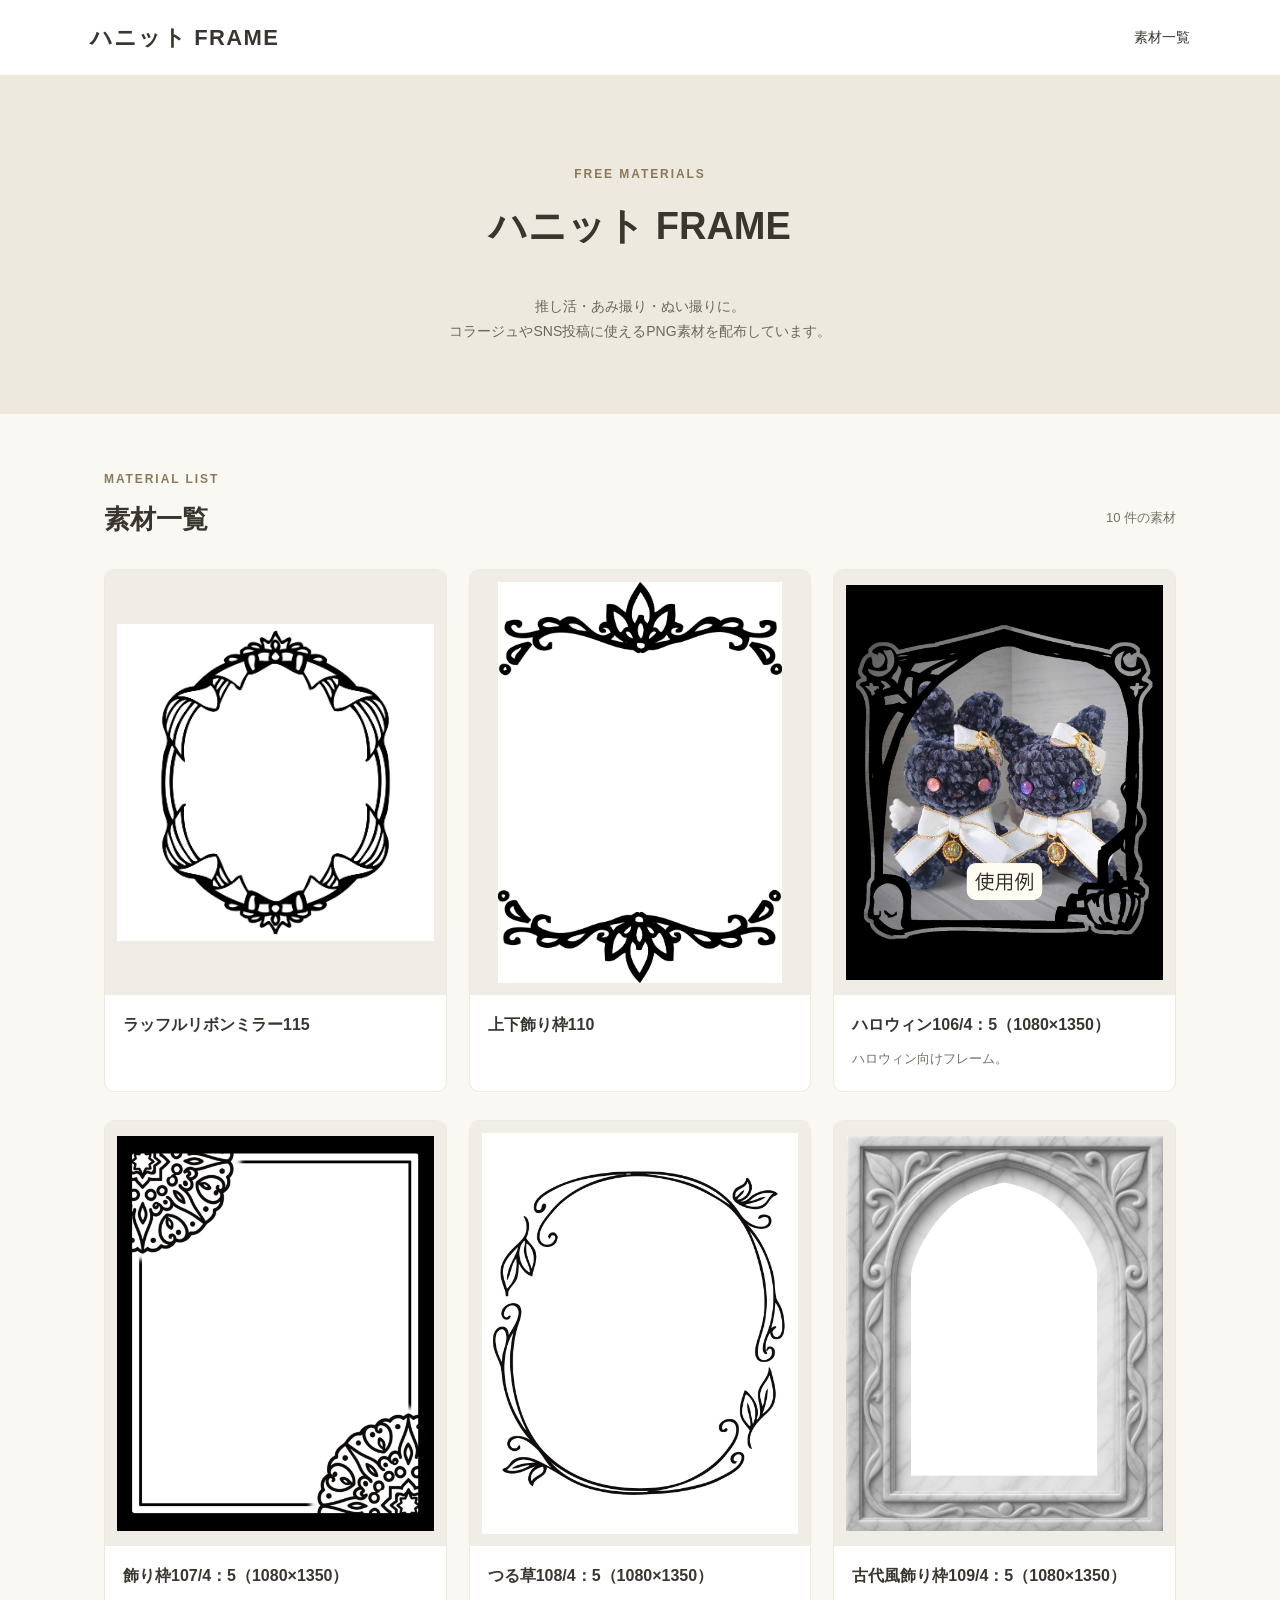
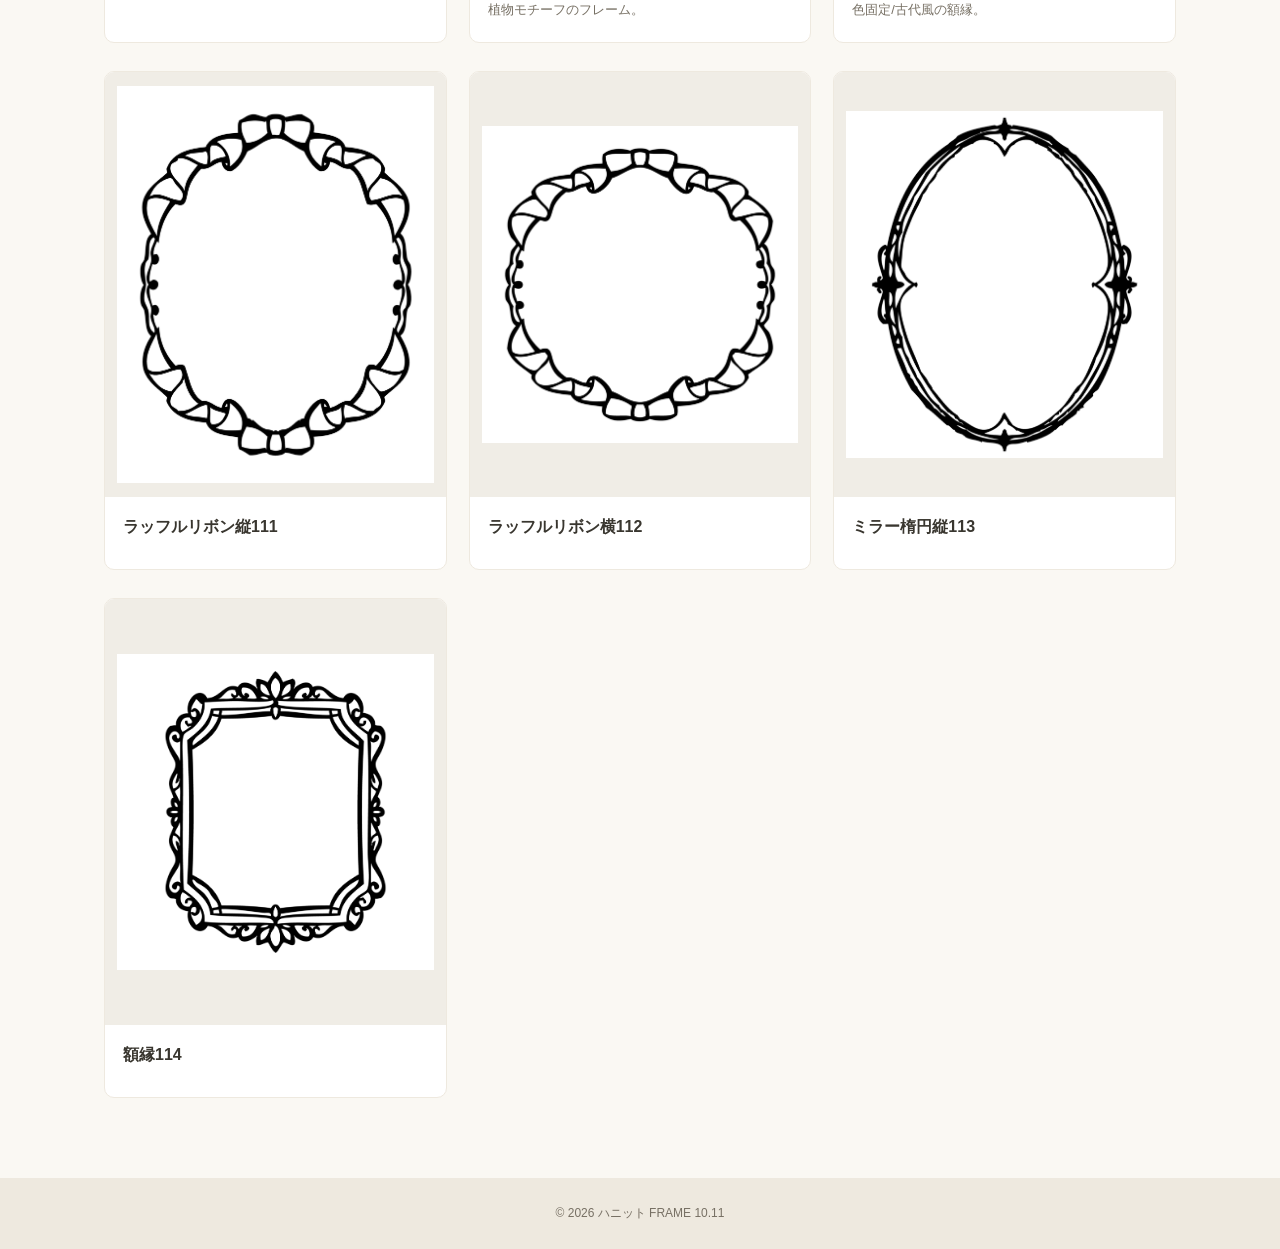
<file: index.html>
<!DOCTYPE html>
<html lang="ja">
<head>
    <meta charset="UTF-8">
    <meta name="viewport" content="width=device-width, initial-scale=1.0">

    <title>ハニット FRAME｜素材サイト</title>
    <meta name="description"
          content="推し活・あみ撮り・ぬい撮り用素材を配布しています。">

    <link rel="stylesheet" href="style.css">
    <script src="script.js" defer></script>
</head>

<body>

    <header class="site-header">
        <a href="index.html" class="logo">ハニット FRAME</a>

        <nav>
            <a href="index.html">素材一覧</a>
        </nav>
    </header>

    <main>
        <section class="hero">
            <p class="hero-label">FREE MATERIALS</p>

            <h1>ハニット FRAME</h1>

            <p>
                <br>
                推し活・あみ撮り・ぬい撮りに。
                </br>
                コラージュやSNS投稿に使えるPNG素材を配布しています。
            </p>
        </section>

        <section class="material-section">

            <div class="section-heading">
                <div>
                    <p class="section-label">MATERIAL LIST</p>
                    <h2>素材一覧</h2>
                </div>

                <p id="material-count" class="material-count"></p>
            </div>

            <p id="material-message" class="message" role="status">
                素材を読み込んでいます...
            </p>

            <div id="material-list" class="material-list"></div>

        </section>
    </main>

    <footer class="site-footer">
        <p>&copy; 2026 ハニット FRAME 10.11</p>
    </footer>

</body>
</html>
</file>
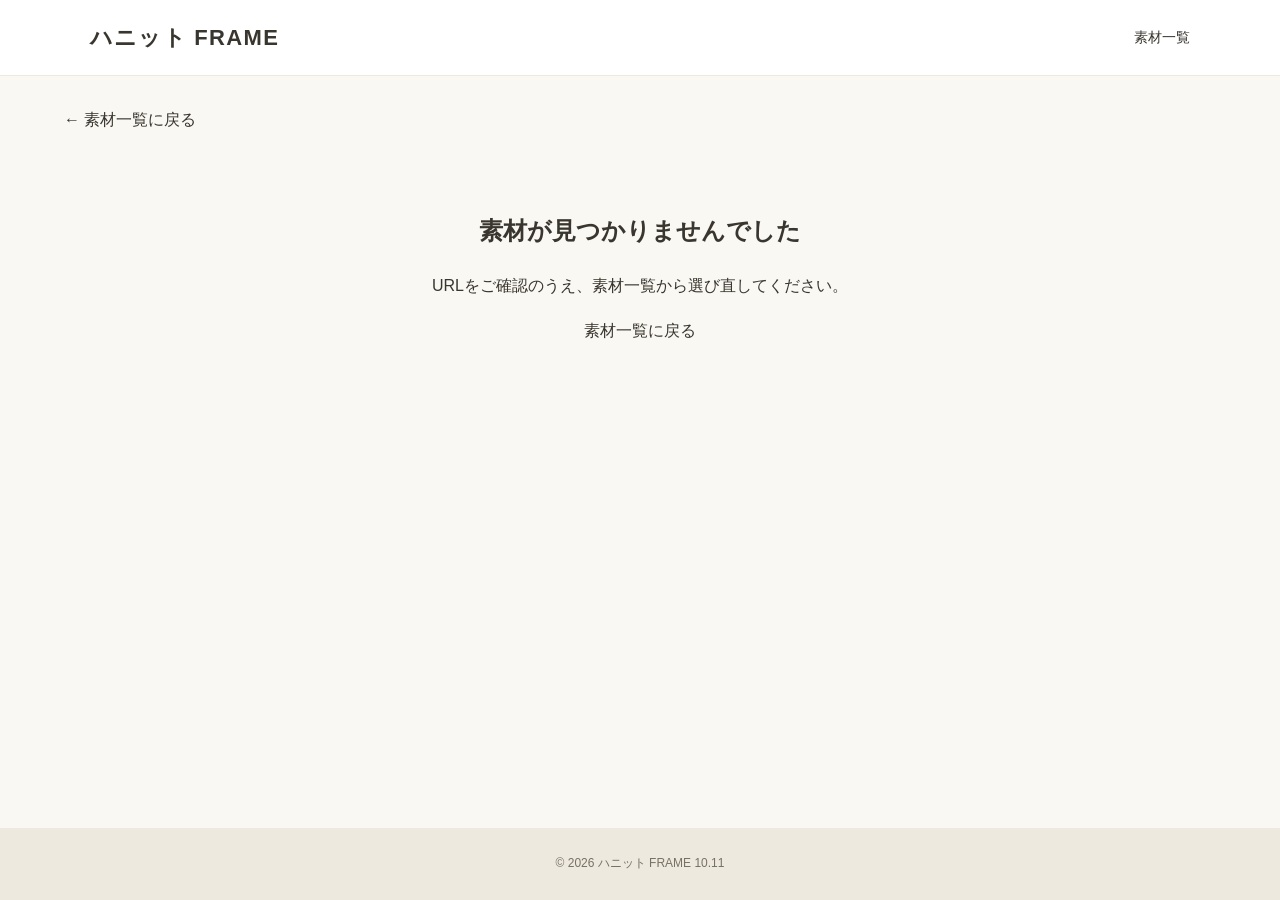
<file: detail.html>
<!DOCTYPE html>
<html lang="ja">
<head>
    <meta charset="UTF-8">
    <meta name="viewport" content="width=device-width, initial-scale=1.0">

    <title>ハニット FRAME｜素材サイト</title>

    <link rel="stylesheet" href="style.css">
    <script src="script.js" defer></script>
</head>

<body>

    <header class="site-header">
        <a href="index.html" class="logo">ハニット FRAME</a>

        <nav>
            <a href="index.html">素材一覧</a>
        </nav>
    </header>

    <main class="detail-section">

        <a href="index.html" class="back-link">
            ← 素材一覧に戻る
        </a>

        <p id="detail-message" class="message" role="status">
            素材を読み込んでいます...
        </p>


        <!-- 元画像と素材情報を横並びにする部分 -->
        <div id="detail-content" class="detail-content" hidden>

            <div class="detail-layout">



                <!-- 元画像 -->



                <div class="detail-image-wrap">

                    <div class="preview-viewer">
                        <img id="detail-image" class="detail-image" alt="素材プレビュー1">

                        <div class="preview-controls">
                            <button id="preview-prev" type="button" aria-label="前の画像">‹</button>
                            <span id="preview-counter">1 / 2</span>
                            <button id="preview-next" type="button" aria-label="次の画像">›</button>
                        </div>
                    </div>

                </div>


                <!-- 素材情報 -->
                <div class="detail-info">

                    <p class="section-label">MATERIAL DETAIL</p>

                    <h1 id="detail-name"></h1>

                    <p id="detail-description"
                       class="detail-description"></p>

                    <button id="download-button"
                            class="download-button"
                            type="button">
                        PNGをダウンロード
                    </button>

                    <p class="file-note">
                        PNG形式の画像ファイルをダウンロードできます。
                    </p>

                </div>

            </div>

            <!-- 色変更エリア：横並びレイアウトの外に置く -->
            <section class="color-editor" id="color-editor">

                <h2>素材の色を変更</h2>

                <label for="lineColor">線の色：</label>
                <input type="color" id="lineColor" value="#87ceeb">

                <div class="color-preview">
                    <img id="originalImage" alt="元の素材">
                    <canvas id="colorCanvas"></canvas>
                </div>

                <button id="downloadColorImage" type="button">
                    色を変更したPNGをダウンロード
                </button>

            </section>

        </div>

        <!-- 素材が見つからない場合 -->
        <div id="not-found" class="not-found" hidden>

            <h2>素材が見つかりませんでした</h2>

            <p>
                URLをご確認のうえ、素材一覧から選び直してください。
            </p>

            <a href="index.html" class="back-link">
                素材一覧に戻る
            </a>

        </div>


    </main>

    <footer class="site-footer">
        <p>&copy; 2026 ハニット FRAME 10.11</p>
    </footer>
    <script src="color-editor.js"></script>
</body>
</html>
</file>
<file: style.css>
/* =========================
   基本設定
========================= */

* {
    box-sizing: border-box;
}

html {
    min-height: 100%;
}

body {
    min-height: 100vh;
    margin: 0;
    display: flex;
    flex-direction: column;
    color: #39362f;
    background: #faf8f3;
    font-family: "Yu Gothic", Meiryo, sans-serif;
    line-height: 1.8;
}

a {
    color: inherit;
    text-decoration: none;
}

img {
    display: block;
    max-width: 100%;
}

[hidden] {
    display: none !important;
}

/* =========================
   ヘッダー
========================= */

.site-header {
    min-height: 76px;
    padding: 16px 7%;
    display: flex;
    align-items: center;
    justify-content: space-between;
    background: #fff;
    border-bottom: 1px solid #eee9df;
}

.logo {
    font-size: 22px;
    font-weight: bold;
    letter-spacing: 0.06em;
}

.site-header nav a {
    font-size: 14px;
}

/* =========================
   トップページの紹介
========================= */

.hero {
    padding: 76px 20px 70px;
    text-align: center;
    background: #eee9df;
}

.hero-label,
.section-label {
    color: #8b7959;
    font-size: 12px;
    font-weight: bold;
    letter-spacing: 0.16em;
}

.hero h1 {
    margin: 12px 0;
    font-size: clamp(25px, 4vw, 38px);
    line-height: 1.5;
}

.hero p:last-child {
    margin-bottom: 0;
    color: #6c675e;
    font-size: 14px;
}

/* =========================
   素材一覧
========================= */

.material-section {
    max-width: 1120px;
    width: 100%;
    margin: 0 auto;
    padding: 55px 24px 80px;
}

.section-heading {
    display: flex;
    align-items: end;
    justify-content: space-between;
    gap: 16px;
    margin-bottom: 26px;
}

    .section-heading h2 {
        margin: 0;
        font-size: 26px;
    }

.section-label {
    margin: 0 0 5px;
}

.material-count {
    color: #777064;
    font-size: 13px;
}

.message {
    color: #777064;
    font-size: 14px;
}

/* 素材カードの並び */

.material-list {
    display: grid;
    grid-template-columns: repeat(3, minmax(0, 1fr));
    gap: 28px 22px;
}

.material-card {
    min-width: 0;
    overflow: hidden;
    background: #fff;
    border: 1px solid #eee9df;
    border-radius: 10px;
    transition: transform 0.2s, box-shadow 0.2s;
}

    .material-card:hover {
        transform: translateY(-4px);
        box-shadow: 0 8px 24px #39362f12;
    }

    .material-card img {
        width: 100%;
        aspect-ratio: 4 / 5;
        object-fit: contain;
        padding: 12px;
        background-color: #f0ede6;
    }

.card-body {
    padding: 16px 18px 20px;
}

    .card-body h3 {
        margin: 0 0 7px;
        font-size: 16px;
        overflow-wrap: anywhere;
    }

    .card-body p {
        margin: 0;
        color: #777064;
        font-size: 13px;
    }

/* =========================
   詳細ページ全体
========================= */

.detail-section {
    width: 100%;
    max-width: 1200px;
    margin: 0 auto;
    padding: 30px 24px 40px;
}

/* 元画像と素材情報を横並び */

.detail-layout {
    display: grid;
    grid-template-columns: minmax(0, 1fr) minmax(0, 1fr);
    gap: 40px;
    align-items: start;
}

.detail-image-wrap {
    min-width: 0;
    padding: 15px;
    border-radius: 10px;
    background: #f0ede6;
}

.detail-image {
    display: block;
    width: 100%;
    max-height: 700px;
    object-fit: contain;
    margin: 0 auto;
}

.detail-info {
    min-width: 0;
}

    .detail-info h1 {
        margin: 10px 0 18px;
        font-size: 28px;
        line-height: 1.6;
        overflow-wrap: anywhere;
    }

.detail-description {
    margin-bottom: 25px;
    color: #69645b;
    white-space: pre-wrap;
    overflow-wrap: anywhere;
}

/* =========================
   ダウンロードボタン
========================= */

.download-button {
    display: block;
    width: 100%;
    padding: 14px 20px;
    border: none;
    border-radius: 5px;
    color: #fff;
    background: #75674f;
    font: inherit;
    font-weight: bold;
    cursor: pointer;
    transition: background 0.2s;
}

    .download-button:hover {
        background: #574b37;
    }

    .download-button:focus-visible {
        outline: 3px solid #b7a17a;
        outline-offset: 3px;
    }

.file-note {
    margin-top: 12px;
    color: #777064;
    font-size: 12px;
}

.not-found {
    padding: 40px 10px;
    text-align: center;
}

/* =========================
   素材の色変更エリア
   元画像・素材情報の下に配置
========================= */

.color-editor {
    width: 100%;
    max-width: 900px;
    margin: 40px auto 50px;
    padding: 20px;
}

    .color-editor h2 {
        margin-top: 0;
        margin-bottom: 20px;
    }

#originalImage {
    display: none;
}

/* 色変更プレビュー */

#colorCanvas {
    display: block;
    width: 50%;
    height: auto;
    margin: 20px auto;
    background-color: #fff;
    background-image: linear-gradient(45deg, #eee 25%, transparent 25%), linear-gradient(-45deg, #eee 25%, transparent 25%), linear-gradient(45deg, transparent 75%, #eee 75%), linear-gradient(-45deg, transparent 75%, #eee 75%);
    background-size: 20px 20px;
    background-position: 0 0, 0 10px, 10px -10px, -10px 0;
}

/* 色変更後のダウンロードボタン */

#downloadColorImage {
    display: block;
    width: 100%;
    margin-top: 20px;
    padding: 14px 20px;
    border: none;
    border-radius: 5px;
    background: #75674f;
    color: #fff;
    font: inherit;
    font-weight: bold;
    cursor: pointer;
}

    #downloadColorImage:hover {
        background: #574b37;
    }

/* =========================
   フッター
========================= */

.site-footer {
    width: 100%;
    margin-top: auto;
    padding: 25px 20px;
    background: #eee9df;
    color: #777064;
    font-size: 12px;
    text-align: center;
}

    .site-footer p {
        margin: 0;
    }

/* =========================
   スマートフォン対応
========================= */

@media (max-width: 700px) {
    .site-header {
        min-height: 64px;
        padding: 12px 5%;
    }

    .logo {
        font-size: 19px;
    }

    .hero {
        padding: 55px 18px;
    }

    .material-section {
        padding: 38px 16px 55px;
    }

    .material-list {
        grid-template-columns: repeat(2, minmax(0, 1fr));
        gap: 18px 12px;
    }

    .card-body {
        padding: 12px;
    }

        .card-body h3 {
            font-size: 14px;
        }

        .card-body p {
            font-size: 12px;
        }

    .detail-section {
        padding: 24px 16px 30px;
    }

    .detail-layout {
        grid-template-columns: 1fr;
        gap: 24px;
    }

    .detail-info h1 {
        font-size: 24px;
    }

    .color-editor {
        margin: 24px auto 35px;
        padding: 12px 0;
    }
}


/* =========================
   プレビュー画像の切り替え
========================= */

.preview-viewer {
    width: 100%;
}

    .preview-viewer .detail-image {
        display: block;
        width: 100%;
        max-width: 100%;
        max-height: 700px;
        height: auto;
        object-fit: contain;
        margin: 0 auto;
    }

/* 前へ・次へボタン */
.preview-controls {
    display: flex;
    align-items: center;
    justify-content: center;
    gap: 24px;
    margin-top: 16px;
}

    .preview-controls button {
        width: 42px;
        height: 42px;
        border: none;
        border-radius: 50%;
        background: #75674f;
        color: #fff;
        font-size: 28px;
        line-height: 1;
        cursor: pointer;
    }

        .preview-controls button:hover {
            background: #574b37;
        }

        .preview-controls button:focus-visible {
            outline: 3px solid #b7a17a;
            outline-offset: 3px;
        }

#preview-counter {
    color: #777064;
    font-size: 14px;
}
</file>
